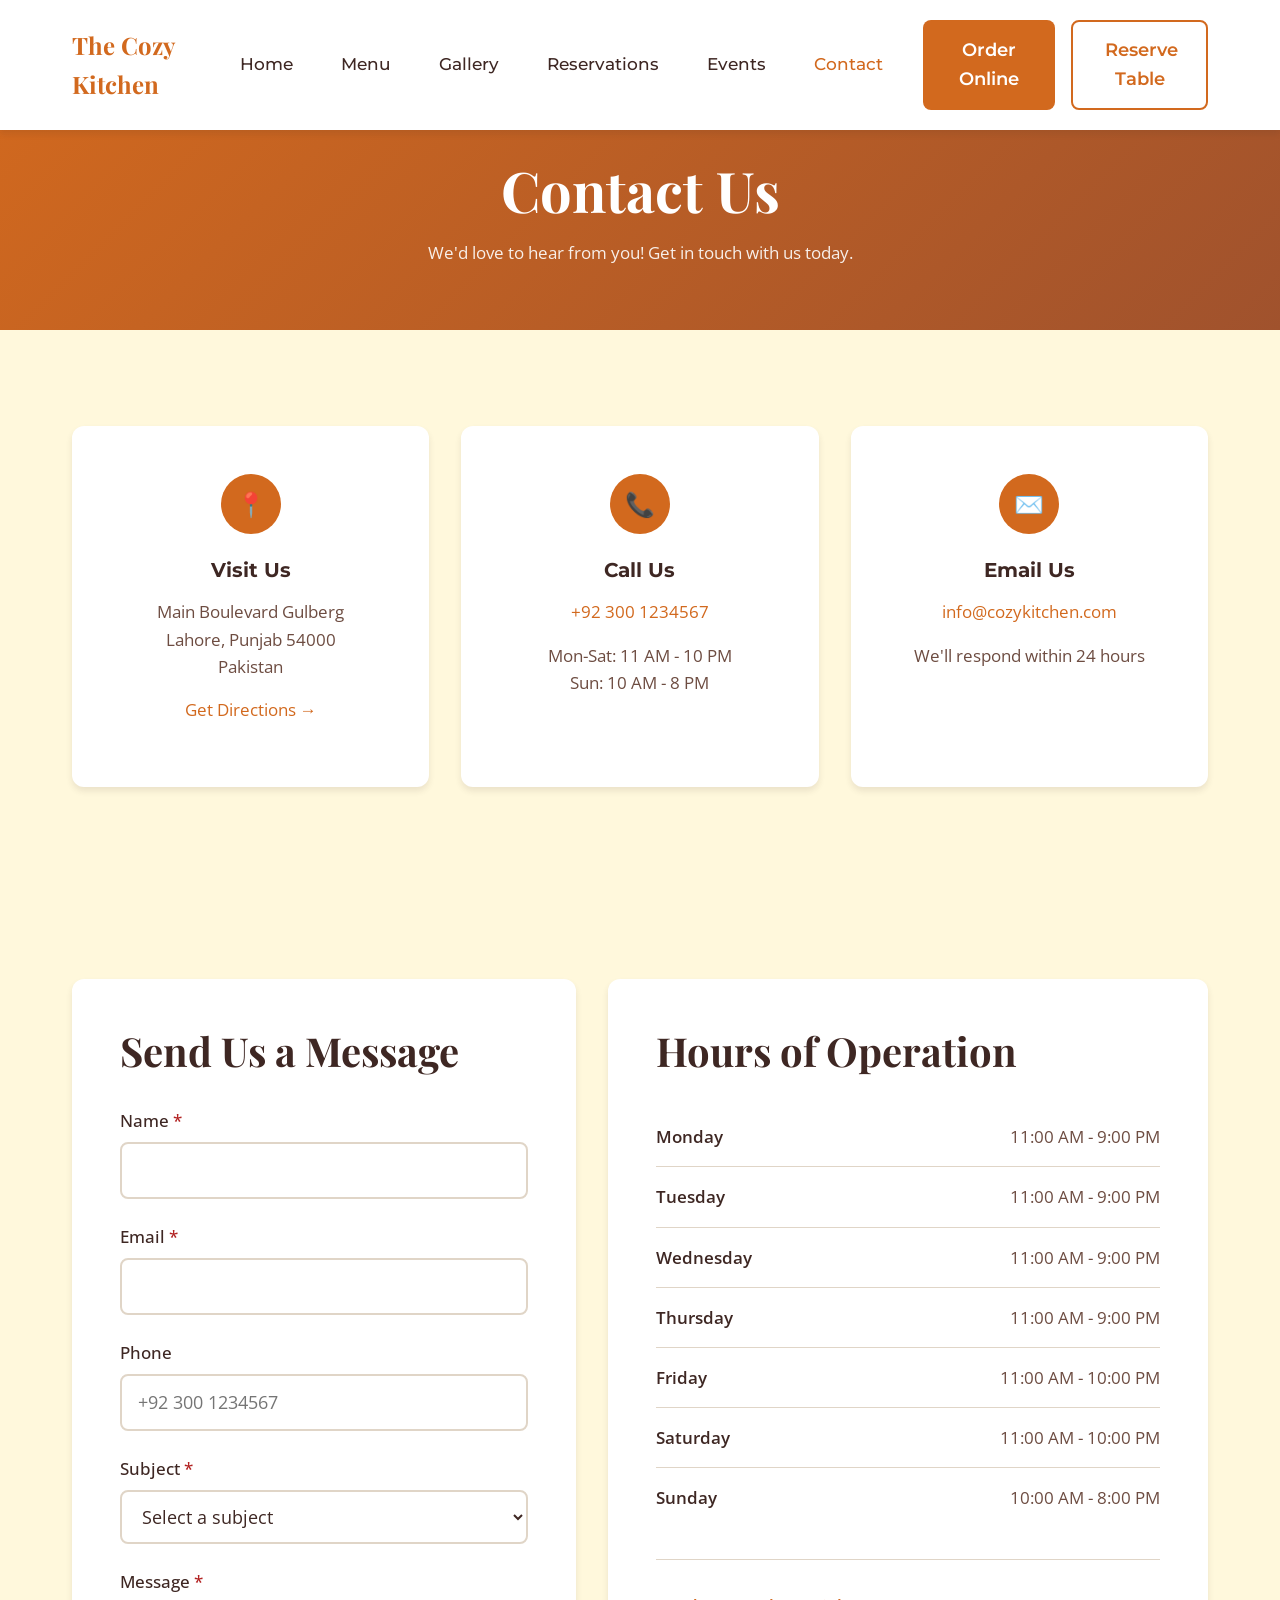
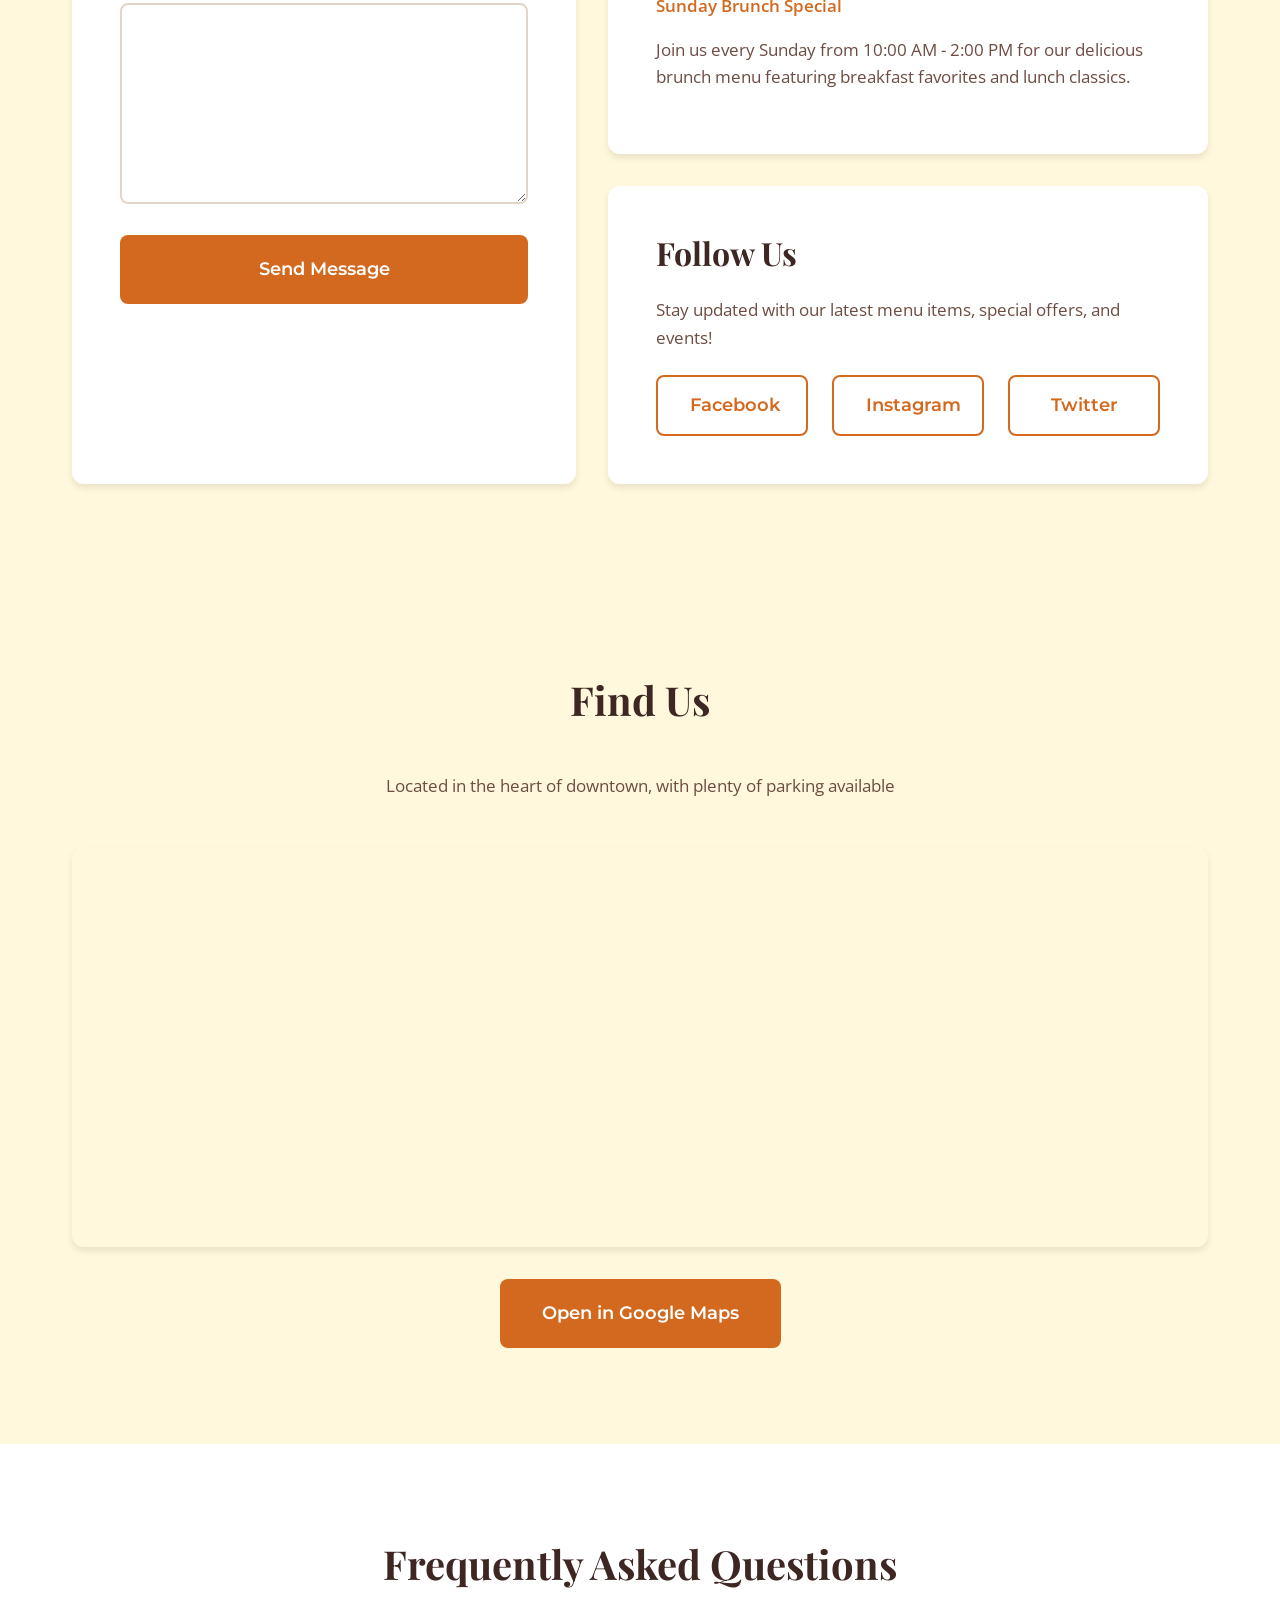
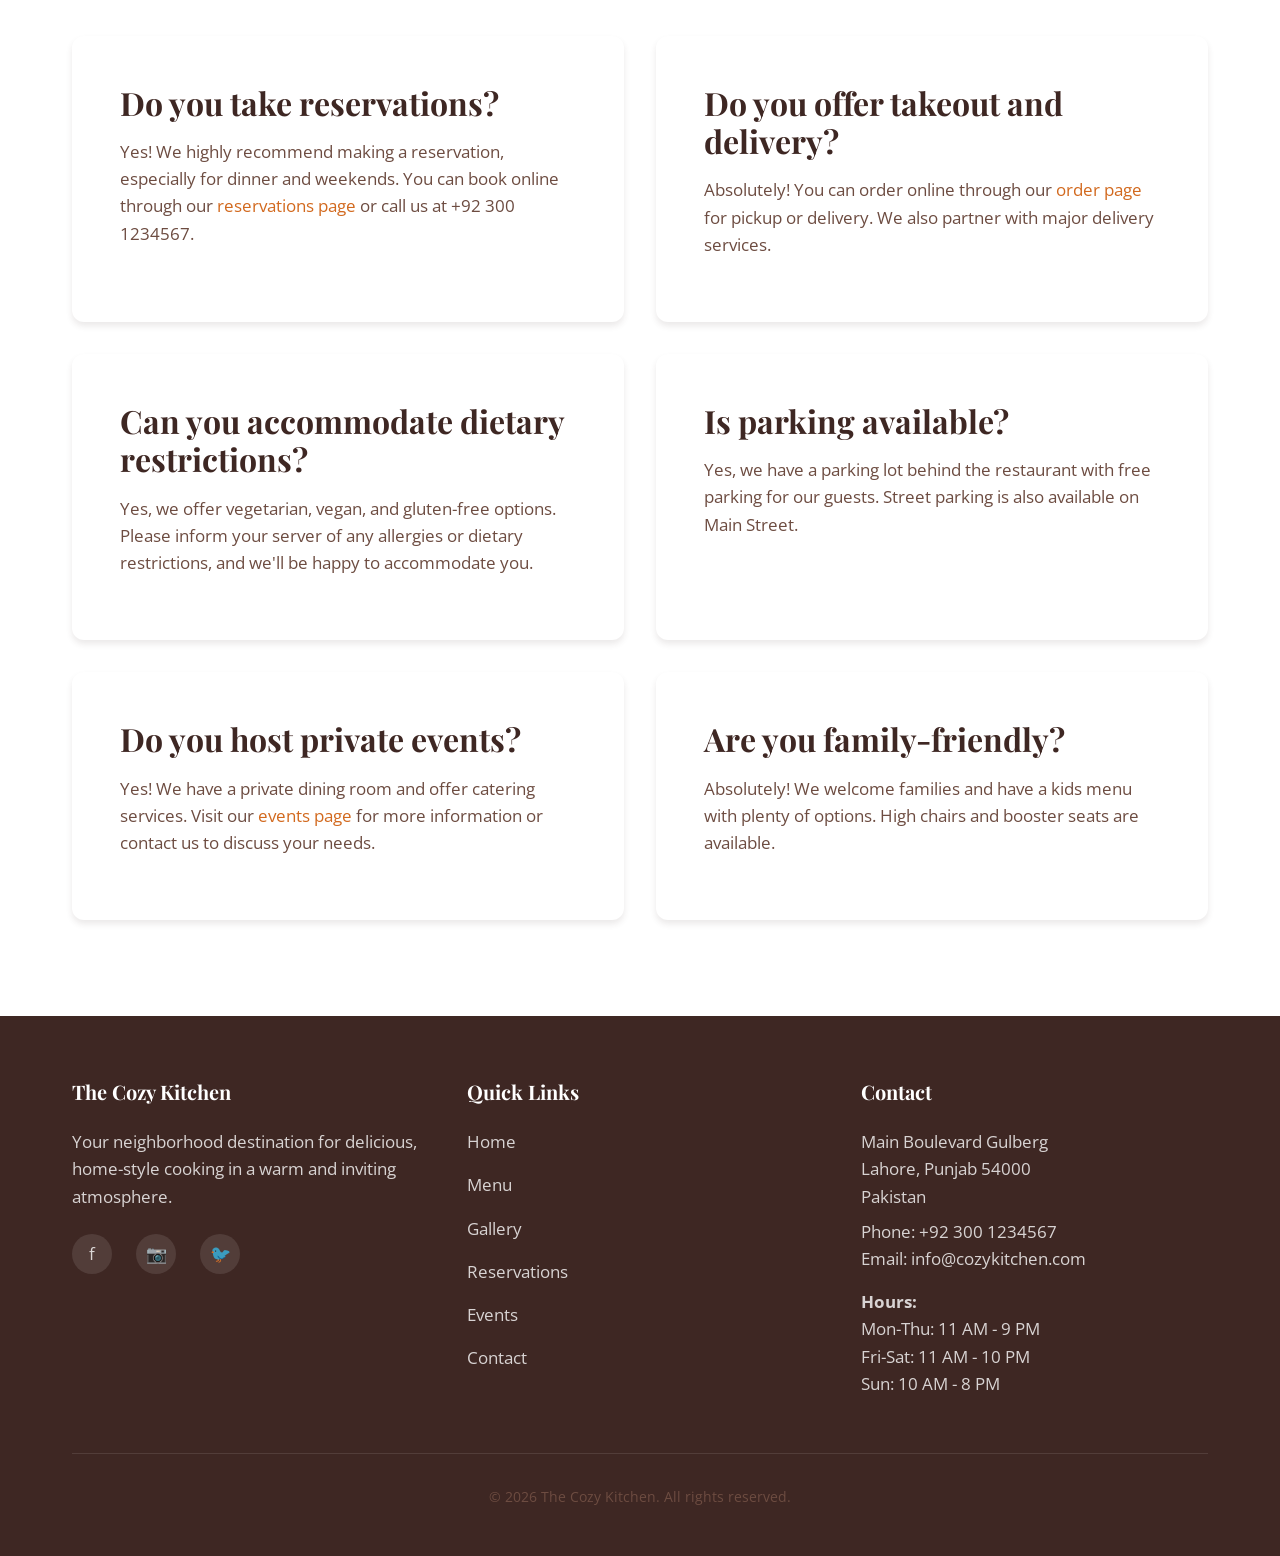
<file: contact.html>
<!DOCTYPE html>
<html lang="en">
<head>
  <meta charset="UTF-8">
  <meta name="viewport" content="width=device-width, initial-scale=1.0">
  <meta name="description" content="Contact The Cozy Kitchen. Find our location, hours, and get in touch with us.">
  <title>Contact - The Cozy Kitchen</title>

  <!-- Favicon -->
  <link rel="icon" type="image/x-icon" href="assets/favicon.ico">

  <!-- Stylesheets -->
  <link rel="stylesheet" href="css/reset.css">
  <link rel="stylesheet" href="css/variables.css">
  <link rel="stylesheet" href="css/main.css">
  <link rel="stylesheet" href="css/components.css">
  <link rel="stylesheet" href="css/responsive.css">
  <link rel="stylesheet" href="css/animations.css">

  <style>
    .contact-header {
      background: linear-gradient(135deg, var(--primary) 0%, var(--primary-dark) 100%);
      color: var(--surface);
      padding: 6rem 0 3rem;
      text-align: center;
      margin-top: 60px;
    }

    .contact-header h1 {
      color: var(--surface);
      margin-bottom: var(--spacing-sm);
    }

    .contact-header p {
      color: rgba(255, 255, 255, 0.9);
    }

    .contact-info-card {
      background-color: var(--surface);
      padding: var(--spacing-xl);
      border-radius: var(--radius-lg);
      box-shadow: var(--shadow-md);
      text-align: center;
    }

    .contact-icon {
      width: 60px;
      height: 60px;
      background-color: var(--primary);
      color: var(--surface);
      border-radius: var(--radius-full);
      display: flex;
      align-items: center;
      justify-content: center;
      font-size: 1.5rem;
      margin: 0 auto var(--spacing-md);
    }

    .contact-info-title {
      font-family: var(--font-accent);
      font-size: 1.25rem;
      margin-bottom: var(--spacing-sm);
    }

    .contact-info-details {
      color: var(--text-secondary);
    }

    .contact-info-details a {
      color: var(--primary);
      transition: color var(--transition-fast);
    }

    .contact-info-details a:hover {
      color: var(--primary-dark);
    }

    .contact-form-container {
      background-color: var(--surface);
      padding: var(--spacing-xl);
      border-radius: var(--radius-lg);
      box-shadow: var(--shadow-md);
    }

    .map-container {
      width: 100%;
      height: 400px;
      border-radius: var(--radius-lg);
      overflow: hidden;
      box-shadow: var(--shadow-md);
    }

    .map-container iframe {
      width: 100%;
      height: 100%;
      border: none;
    }

    .hours-table {
      width: 100%;
      margin-top: var(--spacing-md);
    }

    .hours-table tr {
      border-bottom: 1px solid var(--border);
    }

    .hours-table tr:last-child {
      border-bottom: none;
    }

    .hours-table td {
      padding: var(--spacing-sm) 0;
    }

    .hours-table td:first-child {
      font-weight: var(--font-weight-semibold);
      color: var(--text-primary);
    }

    .hours-table td:last-child {
      text-align: right;
      color: var(--text-secondary);
    }
  </style>
</head>
<body>
  <!-- Skip to main content -->
  <a href="#main-content" class="skip-link">Skip to main content</a>

  <!-- Navigation -->
  <nav class="navbar" role="navigation" aria-label="Main navigation">
    <div class="container">
      <a href="index.html" class="navbar-logo">The Cozy Kitchen</a>

      <button class="navbar-toggle" aria-label="Toggle navigation menu" aria-expanded="false">
        <span></span>
        <span></span>
        <span></span>
      </button>

      <div class="navbar-menu">
        <a href="index.html" class="navbar-link">Home</a>
        <a href="menu.html" class="navbar-link">Menu</a>
        <a href="gallery.html" class="navbar-link">Gallery</a>
        <a href="reservations.html" class="navbar-link">Reservations</a>
        <a href="events.html" class="navbar-link">Events</a>
        <a href="contact.html" class="navbar-link">Contact</a>

        <div class="navbar-cta">
          <a href="order.html" class="btn btn-primary">Order Online</a>
          <a href="reservations.html" class="btn btn-secondary">Reserve Table</a>
        </div>
      </div>
    </div>
  </nav>

  <!-- Main Content -->
  <main id="main-content">
    <!-- Contact Header -->
    <section class="contact-header">
      <div class="container">
        <h1>Contact Us</h1>
        <p>We'd love to hear from you! Get in touch with us today.</p>
      </div>
    </section>

    <!-- Contact Info Cards -->
    <section class="section">
      <div class="container">
        <div class="grid grid-3">
          <div class="contact-info-card reveal">
            <div class="contact-icon">📍</div>
            <h3 class="contact-info-title">Visit Us</h3>
            <div class="contact-info-details">
              <p>Main Boulevard Gulberg<br>Lahore, Punjab 54000<br>Pakistan</p>
              <p style="margin-top: var(--spacing-sm);"><a href="https://maps.google.com" target="_blank" rel="noopener noreferrer">Get Directions →</a></p>
            </div>
          </div>

          <div class="contact-info-card reveal">
            <div class="contact-icon">📞</div>
            <h3 class="contact-info-title">Call Us</h3>
            <div class="contact-info-details">
              <p><a href="tel:+923001234567">+92 300 1234567</a></p>
              <p style="margin-top: var(--spacing-sm);">Mon-Sat: 11 AM - 10 PM<br>Sun: 10 AM - 8 PM</p>
            </div>
          </div>

          <div class="contact-info-card reveal">
            <div class="contact-icon">✉️</div>
            <h3 class="contact-info-title">Email Us</h3>
            <div class="contact-info-details">
              <p><a href="mailto:info@cozykitchen.com">info@cozykitchen.com</a></p>
              <p style="margin-top: var(--spacing-sm);">We'll respond within 24 hours</p>
            </div>
          </div>
        </div>
      </div>
    </section>

    <!-- Contact Form and Hours -->
    <section class="section" style="background-color: var(--background);">
      <div class="container">
        <div class="grid grid-2">
          <!-- Contact Form -->
          <div class="contact-form-container reveal">
            <h2 style="margin-bottom: var(--spacing-lg);">Send Us a Message</h2>

            <form id="contact-form" data-validate data-success-message="Thank you for contacting us! We'll get back to you within 24 hours.">
              <div class="form-group">
                <label for="name" class="form-label required">Name</label>
                <input type="text" id="name" name="name" class="form-input" required aria-required="true">
              </div>

              <div class="form-group">
                <label for="email" class="form-label required">Email</label>
                <input type="email" id="email" name="email" class="form-input" required aria-required="true">
              </div>

              <div class="form-group">
                <label for="phone" class="form-label">Phone</label>
                <input type="tel" id="phone" name="phone" class="form-input" placeholder="+92 300 1234567">
              </div>

              <div class="form-group">
                <label for="subject" class="form-label required">Subject</label>
                <select id="subject" name="subject" class="form-select" required aria-required="true">
                  <option value="">Select a subject</option>
                  <option value="general">General Inquiry</option>
                  <option value="reservation">Reservation Question</option>
                  <option value="event">Event Inquiry</option>
                  <option value="catering">Catering Request</option>
                  <option value="feedback">Feedback</option>
                  <option value="complaint">Complaint</option>
                  <option value="other">Other</option>
                </select>
              </div>

              <div class="form-group">
                <label for="message" class="form-label required">Message</label>
                <textarea id="message" name="message" class="form-textarea" rows="6" required aria-required="true"></textarea>
              </div>

              <button type="submit" class="btn btn-primary btn-large" style="width: 100%;">
                Send Message
              </button>
            </form>
          </div>

          <!-- Hours of Operation -->
          <div class="reveal">
            <div class="card">
              <h2 style="margin-bottom: var(--spacing-lg);">Hours of Operation</h2>

              <table class="hours-table">
                <tbody>
                  <tr>
                    <td>Monday</td>
                    <td>11:00 AM - 9:00 PM</td>
                  </tr>
                  <tr>
                    <td>Tuesday</td>
                    <td>11:00 AM - 9:00 PM</td>
                  </tr>
                  <tr>
                    <td>Wednesday</td>
                    <td>11:00 AM - 9:00 PM</td>
                  </tr>
                  <tr>
                    <td>Thursday</td>
                    <td>11:00 AM - 9:00 PM</td>
                  </tr>
                  <tr>
                    <td>Friday</td>
                    <td>11:00 AM - 10:00 PM</td>
                  </tr>
                  <tr>
                    <td>Saturday</td>
                    <td>11:00 AM - 10:00 PM</td>
                  </tr>
                  <tr>
                    <td>Sunday</td>
                    <td>10:00 AM - 8:00 PM</td>
                  </tr>
                </tbody>
              </table>

              <div style="margin-top: var(--spacing-lg); padding-top: var(--spacing-lg); border-top: 1px solid var(--border);">
                <p style="color: var(--primary); font-weight: var(--font-weight-semibold); margin-bottom: var(--spacing-sm);">Sunday Brunch Special</p>
                <p style="color: var(--text-secondary);">Join us every Sunday from 10:00 AM - 2:00 PM for our delicious brunch menu featuring breakfast favorites and lunch classics.</p>
              </div>
            </div>

            <div class="card mt-lg">
              <h3 style="margin-bottom: var(--spacing-md);">Follow Us</h3>
              <p style="color: var(--text-secondary); margin-bottom: var(--spacing-md);">Stay updated with our latest menu items, special offers, and events!</p>

              <div style="display: flex; gap: var(--spacing-md);">
                <a href="#" class="btn btn-secondary" style="flex: 1; text-align: center;">Facebook</a>
                <a href="#" class="btn btn-secondary" style="flex: 1; text-align: center;">Instagram</a>
                <a href="#" class="btn btn-secondary" style="flex: 1; text-align: center;">Twitter</a>
              </div>
            </div>
          </div>
        </div>
      </div>
    </section>

    <!-- Map Section -->
    <section class="section">
      <div class="container">
        <h2 class="section-title">Find Us</h2>
        <p class="section-subtitle">Located in the heart of downtown, with plenty of parking available</p>

        <div class="map-container reveal">
          <!-- Google Maps Embed - Lahore, Pakistan -->
          <iframe
            src="https://www.google.com/maps/embed?pb=!1m18!1m12!1m3!1d3401.5377!2d74.3436!3d31.5204!2m3!1f0!2f0!3f0!3m2!1i1024!2i768!4f13.1!3m3!1m2!1s0x391904e0c8c0c0c1%3A0x0!2sGulberg%2C%20Lahore!5e0!3m2!1sen!2spk!4v1234567890123!5m2!1sen!2spk"
            allowfullscreen=""
            loading="lazy"
            referrerpolicy="no-referrer-when-downgrade"
            title="The Cozy Kitchen Location">
          </iframe>
        </div>

        <div class="text-center mt-lg">
          <a href="https://maps.google.com" target="_blank" rel="noopener noreferrer" class="btn btn-primary btn-large">
            Open in Google Maps
          </a>
        </div>
      </div>
    </section>

    <!-- FAQ Section -->
    <section class="section" style="background-color: var(--surface);">
      <div class="container">
        <h2 class="section-title">Frequently Asked Questions</h2>

        <div class="grid grid-2">
          <div class="card reveal">
            <h3 style="margin-bottom: var(--spacing-sm);">Do you take reservations?</h3>
            <p style="color: var(--text-secondary);">Yes! We highly recommend making a reservation, especially for dinner and weekends. You can book online through our <a href="reservations.html" style="color: var(--primary);">reservations page</a> or call us at +92 300 1234567.</p>
          </div>

          <div class="card reveal">
            <h3 style="margin-bottom: var(--spacing-sm);">Do you offer takeout and delivery?</h3>
            <p style="color: var(--text-secondary);">Absolutely! You can order online through our <a href="order.html" style="color: var(--primary);">order page</a> for pickup or delivery. We also partner with major delivery services.</p>
          </div>

          <div class="card reveal">
            <h3 style="margin-bottom: var(--spacing-sm);">Can you accommodate dietary restrictions?</h3>
            <p style="color: var(--text-secondary);">Yes, we offer vegetarian, vegan, and gluten-free options. Please inform your server of any allergies or dietary restrictions, and we'll be happy to accommodate you.</p>
          </div>

          <div class="card reveal">
            <h3 style="margin-bottom: var(--spacing-sm);">Is parking available?</h3>
            <p style="color: var(--text-secondary);">Yes, we have a parking lot behind the restaurant with free parking for our guests. Street parking is also available on Main Street.</p>
          </div>

          <div class="card reveal">
            <h3 style="margin-bottom: var(--spacing-sm);">Do you host private events?</h3>
            <p style="color: var(--text-secondary);">Yes! We have a private dining room and offer catering services. Visit our <a href="events.html" style="color: var(--primary);">events page</a> for more information or contact us to discuss your needs.</p>
          </div>

          <div class="card reveal">
            <h3 style="margin-bottom: var(--spacing-sm);">Are you family-friendly?</h3>
            <p style="color: var(--text-secondary);">Absolutely! We welcome families and have a kids menu with plenty of options. High chairs and booster seats are available.</p>
          </div>
        </div>
      </div>
    </section>
  </main>

  <!-- Footer -->
  <footer class="footer">
    <div class="container">
      <div class="footer-content">
        <div class="footer-section">
          <h3>The Cozy Kitchen</h3>
          <p>Your neighborhood destination for delicious, home-style cooking in a warm and inviting atmosphere.</p>
          <div class="footer-social">
            <a href="#" aria-label="Facebook">f</a>
            <a href="#" aria-label="Instagram">📷</a>
            <a href="#" aria-label="Twitter">🐦</a>
          </div>
        </div>

        <div class="footer-section">
          <h3>Quick Links</h3>
          <div class="footer-links">
            <a href="index.html">Home</a>
            <a href="menu.html">Menu</a>
            <a href="gallery.html">Gallery</a>
            <a href="reservations.html">Reservations</a>
            <a href="events.html">Events</a>
            <a href="contact.html">Contact</a>
          </div>
        </div>

        <div class="footer-section">
          <h3>Contact</h3>
          <p>Main Boulevard Gulberg<br>Lahore, Punjab 54000<br>Pakistan</p>
          <p>Phone: +92 300 1234567<br>Email: info@cozykitchen.com</p>
          <p style="margin-top: var(--spacing-sm);"><strong>Hours:</strong><br>Mon-Thu: 11 AM - 9 PM<br>Fri-Sat: 11 AM - 10 PM<br>Sun: 10 AM - 8 PM</p>
        </div>
      </div>

      <div class="footer-bottom">
        <p>&copy; 2026 The Cozy Kitchen. All rights reserved.</p>
      </div>
    </div>
  </footer>

  <!-- Scroll to Top Button -->
  <button class="scroll-top" aria-label="Scroll to top">↑</button>

  <!-- Scripts -->
  <script src="js/utils.js"></script>
  <script src="js/navigation.js"></script>
  <script src="js/forms.js"></script>
  <script src="js/main.js"></script>
</body>
</html>
</file>
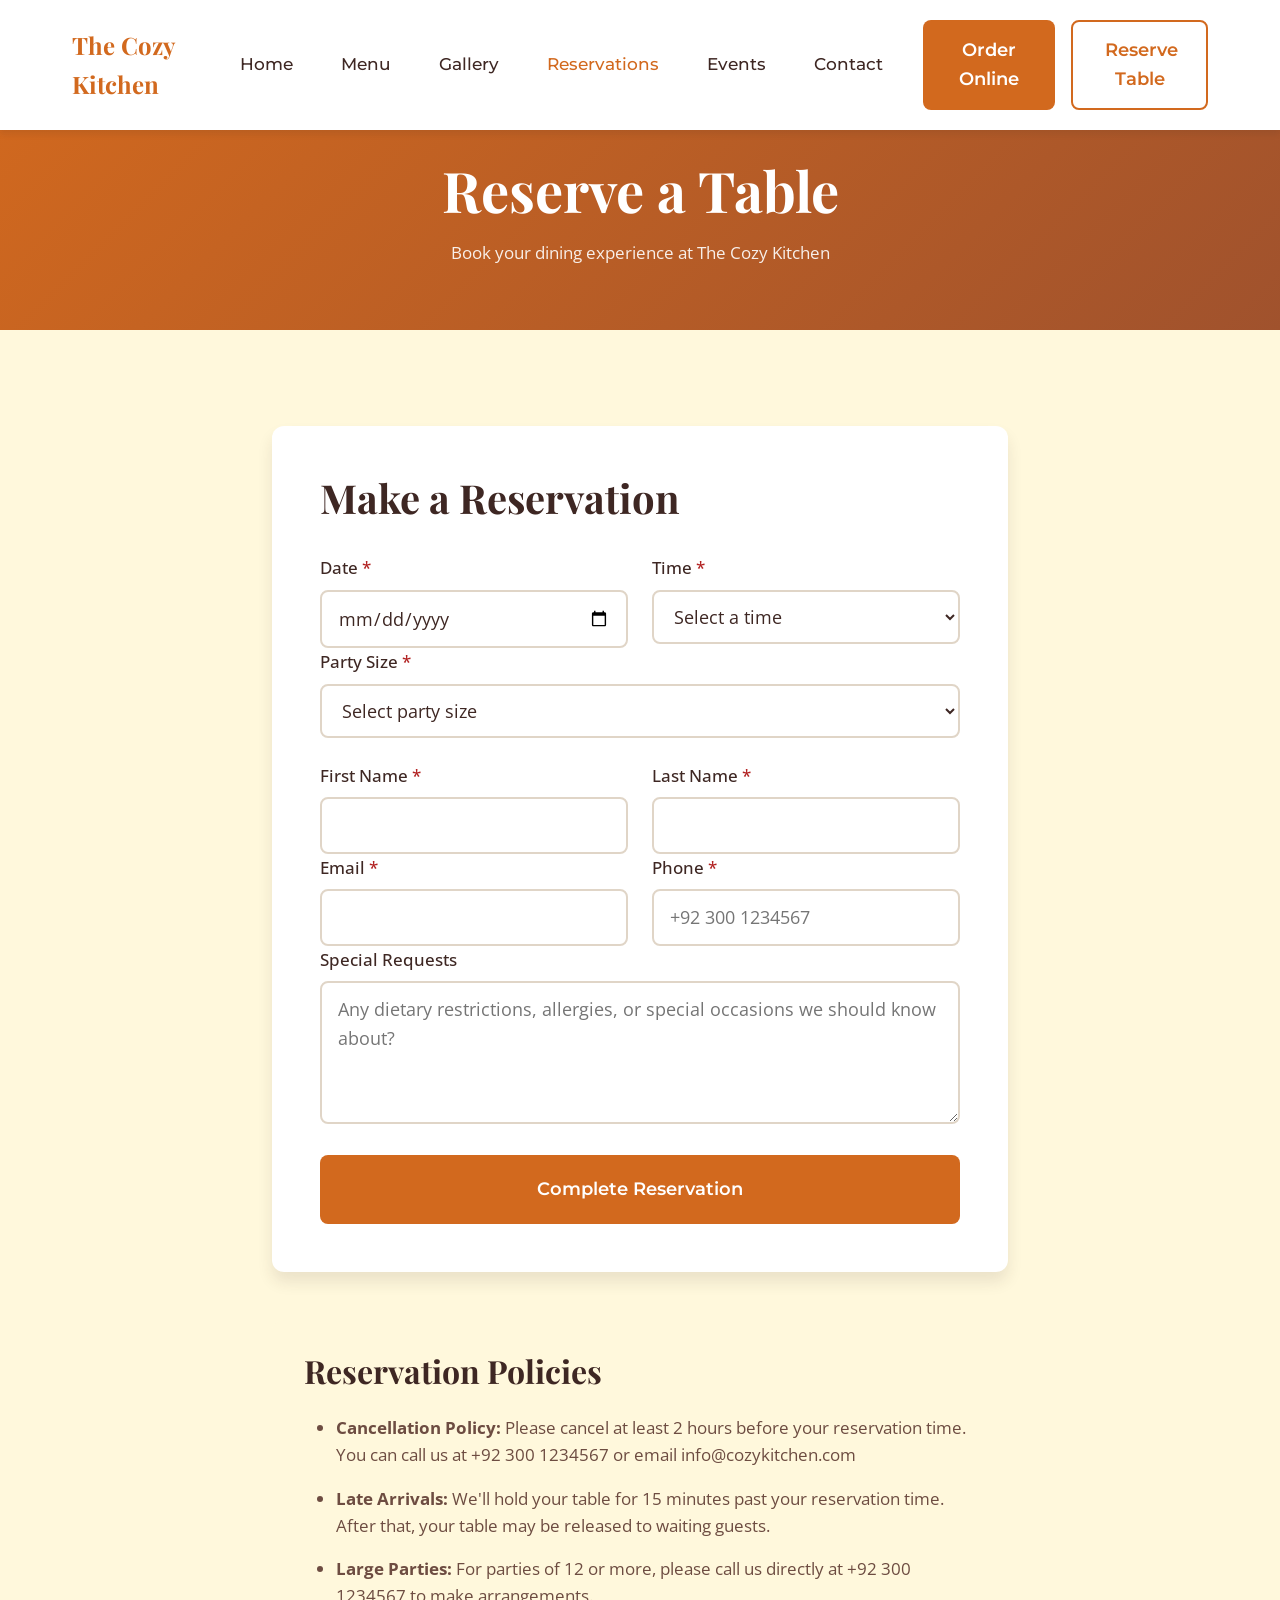
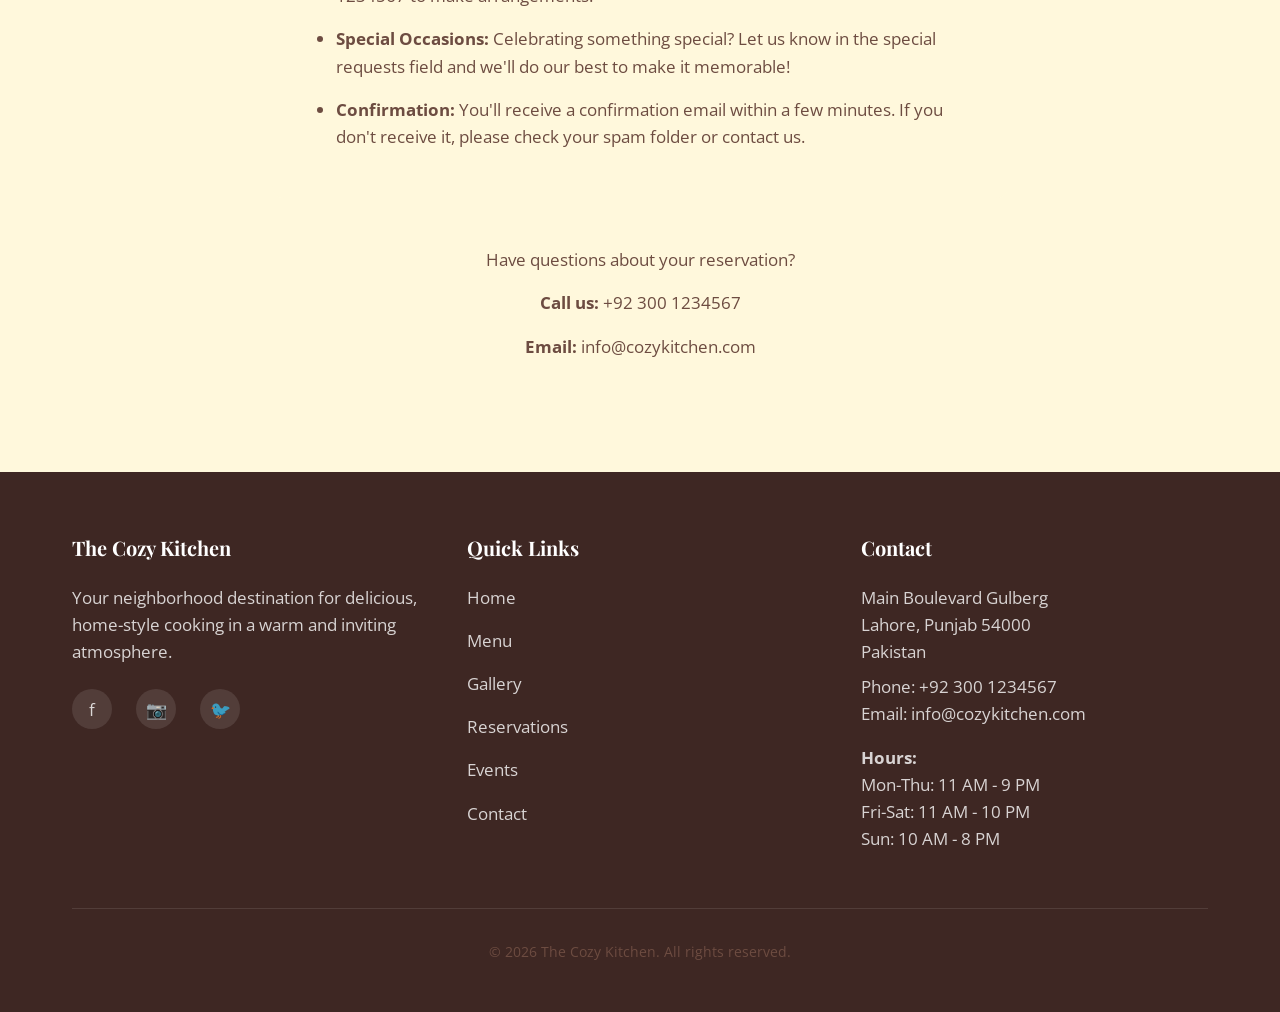
<file: reservations.html>
<!DOCTYPE html>
<html lang="en">
<head>
  <meta charset="UTF-8">
  <meta name="viewport" content="width=device-width, initial-scale=1.0">
  <meta name="description" content="Reserve a table at The Cozy Kitchen. Book your dining experience online.">
  <title>Reservations - The Cozy Kitchen</title>

  <!-- Favicon -->
  <link rel="icon" type="image/x-icon" href="assets/favicon.ico">

  <!-- Stylesheets -->
  <link rel="stylesheet" href="css/reset.css">
  <link rel="stylesheet" href="css/variables.css">
  <link rel="stylesheet" href="css/main.css">
  <link rel="stylesheet" href="css/components.css">
  <link rel="stylesheet" href="css/responsive.css">
  <link rel="stylesheet" href="css/animations.css">

  <style>
    .reservation-header {
      background: linear-gradient(135deg, var(--primary) 0%, var(--primary-dark) 100%);
      color: var(--surface);
      padding: 6rem 0 3rem;
      text-align: center;
      margin-top: 60px;
    }

    .reservation-header h1 {
      color: var(--surface);
      margin-bottom: var(--spacing-sm);
    }

    .reservation-header p {
      color: rgba(255, 255, 255, 0.9);
    }

    .reservation-container {
      max-width: 800px;
      margin: 0 auto;
    }

    .reservation-form {
      background-color: var(--surface);
      padding: var(--spacing-xl);
      border-radius: var(--radius-lg);
      box-shadow: var(--shadow-lg);
    }

    .reservation-policies {
      background-color: var(--background);
      padding: var(--spacing-lg);
      border-radius: var(--radius-lg);
      margin-top: var(--spacing-xl);
    }

    .reservation-policies h3 {
      margin-bottom: var(--spacing-md);
    }

    .reservation-policies ul {
      list-style: disc;
      padding-left: var(--spacing-lg);
    }

    .reservation-policies li {
      margin-bottom: var(--spacing-sm);
      color: var(--text-secondary);
    }

    .confirmation-message {
      background-color: var(--surface);
      padding: var(--spacing-2xl);
      border-radius: var(--radius-lg);
      box-shadow: var(--shadow-lg);
      text-align: center;
    }

    .confirmation-icon {
      width: 80px;
      height: 80px;
      background-color: var(--success);
      color: var(--surface);
      border-radius: var(--radius-full);
      display: flex;
      align-items: center;
      justify-content: center;
      font-size: 3rem;
      margin: 0 auto var(--spacing-lg);
    }

    .confirmation-details {
      background-color: var(--background);
      padding: var(--spacing-lg);
      border-radius: var(--radius-md);
      margin: var(--spacing-lg) 0;
      text-align: left;
    }

    .confirmation-details p {
      margin-bottom: var(--spacing-sm);
    }

    .confirmation-details strong {
      color: var(--text-primary);
    }
  </style>
</head>
<body>
  <!-- Skip to main content -->
  <a href="#main-content" class="skip-link">Skip to main content</a>

  <!-- Navigation -->
  <nav class="navbar" role="navigation" aria-label="Main navigation">
    <div class="container">
      <a href="index.html" class="navbar-logo">The Cozy Kitchen</a>

      <button class="navbar-toggle" aria-label="Toggle navigation menu" aria-expanded="false">
        <span></span>
        <span></span>
        <span></span>
      </button>

      <div class="navbar-menu">
        <a href="index.html" class="navbar-link">Home</a>
        <a href="menu.html" class="navbar-link">Menu</a>
        <a href="gallery.html" class="navbar-link">Gallery</a>
        <a href="reservations.html" class="navbar-link">Reservations</a>
        <a href="events.html" class="navbar-link">Events</a>
        <a href="contact.html" class="navbar-link">Contact</a>

        <div class="navbar-cta">
          <a href="order.html" class="btn btn-primary">Order Online</a>
          <a href="reservations.html" class="btn btn-secondary">Reserve Table</a>
        </div>
      </div>
    </div>
  </nav>

  <!-- Main Content -->
  <main id="main-content">
    <!-- Reservation Header -->
    <section class="reservation-header">
      <div class="container">
        <h1>Reserve a Table</h1>
        <p>Book your dining experience at The Cozy Kitchen</p>
      </div>
    </section>

    <section class="section">
      <div class="container reservation-container">
        <!-- Reservation Form -->
        <div class="reservation-form" id="reservation-form-container">
          <h2 style="margin-bottom: var(--spacing-lg);">Make a Reservation</h2>

          <form id="reservation-form" data-validate data-success-message="Reservation submitted successfully! We'll send you a confirmation email shortly.">
            <div class="form-row">
              <div class="form-group">
                <label for="reservation-date" class="form-label required">Date</label>
                <input
                  type="date"
                  id="reservation-date"
                  name="date"
                  class="form-input no-past-dates"
                  required
                  aria-required="true">
              </div>

              <div class="form-group">
                <label for="reservation-time" class="form-label required">Time</label>
                <select
                  id="reservation-time"
                  name="time"
                  class="form-select"
                  required
                  aria-required="true">
                  <option value="">Select a time</option>
                  <!-- Time slots will be populated by JavaScript -->
                </select>
              </div>
            </div>

            <div class="form-group">
              <label for="party-size" class="form-label required">Party Size</label>
              <select
                id="party-size"
                name="partySize"
                class="form-select"
                required
                aria-required="true">
                <option value="">Select party size</option>
                <option value="1">1 Guest</option>
                <option value="2">2 Guests</option>
                <option value="3">3 Guests</option>
                <option value="4">4 Guests</option>
                <option value="5">5 Guests</option>
                <option value="6">6 Guests</option>
                <option value="7">7 Guests</option>
                <option value="8">8 Guests</option>
                <option value="9">9 Guests</option>
                <option value="10">10 Guests</option>
                <option value="11">11 Guests</option>
                <option value="12">12 Guests</option>
                <option value="12+">12+ Guests (Please call)</option>
              </select>
            </div>

            <div class="form-row">
              <div class="form-group">
                <label for="first-name" class="form-label required">First Name</label>
                <input
                  type="text"
                  id="first-name"
                  name="firstName"
                  class="form-input"
                  required
                  aria-required="true">
              </div>

              <div class="form-group">
                <label for="last-name" class="form-label required">Last Name</label>
                <input
                  type="text"
                  id="last-name"
                  name="lastName"
                  class="form-input"
                  required
                  aria-required="true">
              </div>
            </div>

            <div class="form-row">
              <div class="form-group">
                <label for="email" class="form-label required">Email</label>
                <input
                  type="email"
                  id="email"
                  name="email"
                  class="form-input"
                  required
                  aria-required="true">
              </div>

              <div class="form-group">
                <label for="phone" class="form-label required">Phone</label>
                <input
                  type="tel"
                  id="phone"
                  name="phone"
                  class="form-input"
                  placeholder="+92 300 1234567"
                  required
                  aria-required="true">
              </div>
            </div>

            <div class="form-group">
              <label for="special-requests" class="form-label">Special Requests</label>
              <textarea
                id="special-requests"
                name="specialRequests"
                class="form-textarea"
                placeholder="Any dietary restrictions, allergies, or special occasions we should know about?"
                rows="4"></textarea>
            </div>

            <button type="submit" class="btn btn-primary btn-large" style="width: 100%;">
              Complete Reservation
            </button>
          </form>
        </div>

        <!-- Reservation Policies -->
        <div class="reservation-policies">
          <h3>Reservation Policies</h3>
          <ul>
            <li><strong>Cancellation Policy:</strong> Please cancel at least 2 hours before your reservation time. You can call us at +92 300 1234567 or email info@cozykitchen.com</li>
            <li><strong>Late Arrivals:</strong> We'll hold your table for 15 minutes past your reservation time. After that, your table may be released to waiting guests.</li>
            <li><strong>Large Parties:</strong> For parties of 12 or more, please call us directly at +92 300 1234567 to make arrangements.</li>
            <li><strong>Special Occasions:</strong> Celebrating something special? Let us know in the special requests field and we'll do our best to make it memorable!</li>
            <li><strong>Confirmation:</strong> You'll receive a confirmation email within a few minutes. If you don't receive it, please check your spam folder or contact us.</li>
          </ul>
        </div>

        <!-- Contact for Questions -->
        <div class="text-center mt-xl">
          <p style="color: var(--text-secondary); margin-bottom: var(--spacing-sm);">Have questions about your reservation?</p>
          <p><strong>Call us:</strong> +92 300 1234567</p>
          <p><strong>Email:</strong> info@cozykitchen.com</p>
        </div>
      </div>
    </section>
  </main>

  <!-- Footer -->
  <footer class="footer">
    <div class="container">
      <div class="footer-content">
        <div class="footer-section">
          <h3>The Cozy Kitchen</h3>
          <p>Your neighborhood destination for delicious, home-style cooking in a warm and inviting atmosphere.</p>
          <div class="footer-social">
            <a href="#" aria-label="Facebook">f</a>
            <a href="#" aria-label="Instagram">📷</a>
            <a href="#" aria-label="Twitter">🐦</a>
          </div>
        </div>

        <div class="footer-section">
          <h3>Quick Links</h3>
          <div class="footer-links">
            <a href="index.html">Home</a>
            <a href="menu.html">Menu</a>
            <a href="gallery.html">Gallery</a>
            <a href="reservations.html">Reservations</a>
            <a href="events.html">Events</a>
            <a href="contact.html">Contact</a>
          </div>
        </div>

        <div class="footer-section">
          <h3>Contact</h3>
          <p>Main Boulevard Gulberg<br>Lahore, Punjab 54000<br>Pakistan</p>
          <p>Phone: +92 300 1234567<br>Email: info@cozykitchen.com</p>
          <p style="margin-top: var(--spacing-sm);"><strong>Hours:</strong><br>Mon-Thu: 11 AM - 9 PM<br>Fri-Sat: 11 AM - 10 PM<br>Sun: 10 AM - 8 PM</p>
        </div>
      </div>

      <div class="footer-bottom">
        <p>&copy; 2026 The Cozy Kitchen. All rights reserved.</p>
      </div>
    </div>
  </footer>

  <!-- Scroll to Top Button -->
  <button class="scroll-top" aria-label="Scroll to top">↑</button>

  <!-- Scripts -->
  <script src="js/utils.js"></script>
  <script src="js/navigation.js"></script>
  <script src="js/forms.js"></script>
  <script src="js/main.js"></script>

  <script>
    // Custom reservation form handling
    document.addEventListener('DOMContentLoaded', () => {
      const form = document.getElementById('reservation-form');
      const formContainer = document.getElementById('reservation-form-container');

      // Override the form submission to show custom confirmation
      form.addEventListener('submit', async (e) => {
        e.preventDefault();

        // Validate form
        const formValidator = new FormValidator('#reservation-form');
        const inputs = form.querySelectorAll('.form-input, .form-select, .form-textarea');
        let isValid = true;

        inputs.forEach(input => {
          if (!formValidator.validateField(input)) {
            isValid = false;
          }
        });

        if (!isValid) {
          const firstError = form.querySelector('.error');
          if (firstError) firstError.focus();
          return;
        }

        // Get form data
        const formData = new FormData(form);
        const data = Object.fromEntries(formData.entries());

        // Show loading
        const submitButton = form.querySelector('button[type="submit"]');
        const originalText = submitButton.textContent;
        submitButton.disabled = true;
        submitButton.innerHTML = '<span class="spinner"></span> Processing...';

        try {
          // Simulate API call
          await new Promise(resolve => setTimeout(resolve, 1500));

          // Show confirmation
          showReservationConfirmation(data);

        } catch (error) {
          showNotification('An error occurred. Please try again.', 'error');
          submitButton.disabled = false;
          submitButton.textContent = originalText;
        }
      });
    });

    function showReservationConfirmation(data) {
      const confirmationNumber = generateId().toUpperCase().substring(0, 8);
      const formattedDate = formatDate(data.date);
      const formattedTime = data.time;

      const confirmationHTML = `
        <div class="confirmation-message animate-scale-in">
          <div class="confirmation-icon">✓</div>
          <h2>Reservation Confirmed!</h2>
          <p style="color: var(--text-secondary); margin-bottom: var(--spacing-lg);">
            Thank you for choosing The Cozy Kitchen. We look forward to serving you!
          </p>

          <div class="confirmation-details">
            <p><strong>Confirmation Number:</strong> ${confirmationNumber}</p>
            <p><strong>Date:</strong> ${formattedDate}</p>
            <p><strong>Time:</strong> ${formattedTime}</p>
            <p><strong>Party Size:</strong> ${data.partySize} ${data.partySize === '1' ? 'Guest' : 'Guests'}</p>
            <p><strong>Name:</strong> ${sanitizeHTML(data.firstName)} ${sanitizeHTML(data.lastName)}</p>
            <p><strong>Email:</strong> ${sanitizeHTML(data.email)}</p>
            <p><strong>Phone:</strong> ${sanitizeHTML(data.phone)}</p>
            ${data.specialRequests ? `<p><strong>Special Requests:</strong> ${sanitizeHTML(data.specialRequests)}</p>` : ''}
          </div>

          <div class="alert alert-success">
            <p>A confirmation email has been sent to ${sanitizeHTML(data.email)}</p>
          </div>

          <div style="display: flex; gap: var(--spacing-md); justify-content: center; flex-wrap: wrap; margin-top: var(--spacing-lg);">
            <a href="menu.html" class="btn btn-secondary">View Menu</a>
            <a href="index.html" class="btn btn-primary">Back to Home</a>
          </div>
        </div>
      `;

      const formContainer = document.getElementById('reservation-form-container');
      formContainer.innerHTML = confirmationHTML;
      window.scrollTo({ top: 0, behavior: 'smooth' });
    }
  </script>
</body>
</html>
</file>
<file: css/variables.css>
/* Design System Variables */
:root {
  /* Colors - Warm Earth Tones */
  --primary: #D2691E;
  --primary-dark: #A0522D;
  --secondary: #F4A460;
  --accent: #CD853F;
  --background: #FFF8DC;
  --surface: #FFFFFF;
  --text-primary: #3E2723;
  --text-secondary: #6D4C41;
  --success: #8B4513;
  --error: #B22222;
  --border: #E0D5C7;
  --overlay: rgba(62, 39, 35, 0.8);

  /* Typography */
  --font-heading: 'Playfair Display', serif;
  --font-body: 'Open Sans', sans-serif;
  --font-accent: 'Montserrat', sans-serif;

  /* Font Sizes - Fluid Typography */
  --font-size-h1: clamp(2rem, 5vw, 3.5rem);
  --font-size-h2: clamp(1.75rem, 4vw, 2.5rem);
  --font-size-h3: clamp(1.5rem, 3vw, 2rem);
  --font-size-h4: clamp(1.25rem, 2.5vw, 1.5rem);
  --font-size-body: clamp(1rem, 2vw, 1.125rem);
  --font-size-small: 0.875rem;
  --font-size-tiny: 0.75rem;

  /* Font Weights */
  --font-weight-normal: 400;
  --font-weight-medium: 500;
  --font-weight-semibold: 600;
  --font-weight-bold: 700;

  /* Spacing System */
  --spacing-xs: 0.5rem;
  --spacing-sm: 1rem;
  --spacing-md: 1.5rem;
  --spacing-lg: 2rem;
  --spacing-xl: 3rem;
  --spacing-2xl: 4rem;
  --spacing-3xl: 6rem;

  /* Layout */
  --max-width: 1200px;
  --container-padding: 1rem;
  --section-padding: 3rem 1rem;

  /* Border Radius */
  --radius-sm: 4px;
  --radius-md: 8px;
  --radius-lg: 12px;
  --radius-xl: 16px;
  --radius-full: 9999px;

  /* Shadows */
  --shadow-sm: 0 1px 2px rgba(62, 39, 35, 0.1);
  --shadow-md: 0 4px 6px rgba(62, 39, 35, 0.1);
  --shadow-lg: 0 10px 15px rgba(62, 39, 35, 0.1);
  --shadow-xl: 0 20px 25px rgba(62, 39, 35, 0.15);

  /* Transitions */
  --transition-fast: 150ms ease-in-out;
  --transition-base: 250ms ease-in-out;
  --transition-slow: 350ms ease-in-out;

  /* Z-index Scale */
  --z-dropdown: 1000;
  --z-sticky: 1020;
  --z-fixed: 1030;
  --z-modal-backdrop: 1040;
  --z-modal: 1050;
  --z-tooltip: 1060;
}

/* Tablet and up */
@media (min-width: 768px) {
  :root {
    --container-padding: 2rem;
    --section-padding: 4rem 2rem;
  }
}

/* Desktop and up */
@media (min-width: 1024px) {
  :root {
    --section-padding: 6rem 2rem;
  }
}
</file>
<file: css/main.css>
/* Main Styles */
@import url('https://fonts.googleapis.com/css2?family=Playfair+Display:wght@400;600;700&family=Open+Sans:wght@400;500;600;700&family=Montserrat:wght@400;500;600;700&display=swap');

body {
  font-family: var(--font-body);
  font-size: var(--font-size-body);
  color: var(--text-primary);
  background-color: var(--background);
  line-height: 1.6;
}

/* Typography */
h1, h2, h3, h4, h5, h6 {
  font-family: var(--font-heading);
  font-weight: var(--font-weight-bold);
  line-height: 1.2;
  margin-bottom: var(--spacing-md);
  color: var(--text-primary);
}

h1 { font-size: var(--font-size-h1); }
h2 { font-size: var(--font-size-h2); }
h3 { font-size: var(--font-size-h3); }
h4 { font-size: var(--font-size-h4); }

p {
  margin-bottom: var(--spacing-sm);
  color: var(--text-secondary);
}

/* Container */
.container {
  max-width: var(--max-width);
  margin: 0 auto;
  padding: 0 var(--container-padding);
}

/* Section */
.section {
  padding: var(--section-padding);
}

.section-title {
  text-align: center;
  margin-bottom: var(--spacing-xl);
}

.section-subtitle {
  text-align: center;
  color: var(--text-secondary);
  max-width: 600px;
  margin: 0 auto var(--spacing-xl);
}

/* Buttons */
.btn {
  display: inline-block;
  padding: 0.875rem 2rem;
  font-family: var(--font-accent);
  font-weight: var(--font-weight-semibold);
  font-size: var(--font-size-body);
  text-align: center;
  border-radius: var(--radius-md);
  transition: all var(--transition-base);
  cursor: pointer;
  border: 2px solid transparent;
  min-height: 44px;
  min-width: 44px;
}

.btn-primary {
  background-color: var(--primary);
  color: var(--surface);
}

.btn-primary:hover {
  background-color: var(--primary-dark);
  transform: translateY(-2px);
  box-shadow: var(--shadow-lg);
}

.btn-secondary {
  background-color: transparent;
  color: var(--primary);
  border-color: var(--primary);
}

.btn-secondary:hover {
  background-color: var(--primary);
  color: var(--surface);
}

.btn-large {
  padding: 1.125rem 2.5rem;
  font-size: 1.125rem;
}

/* Cards */
.card {
  background-color: var(--surface);
  border-radius: var(--radius-lg);
  padding: var(--spacing-lg);
  box-shadow: var(--shadow-md);
  transition: transform var(--transition-base), box-shadow var(--transition-base);
}

.card:hover {
  transform: translateY(-4px);
  box-shadow: var(--shadow-xl);
}

/* Forms */
.form-group {
  margin-bottom: var(--spacing-md);
}

.form-label {
  display: block;
  margin-bottom: var(--spacing-xs);
  font-weight: var(--font-weight-medium);
  color: var(--text-primary);
}

.form-label.required::after {
  content: ' *';
  color: var(--error);
}

.form-input,
.form-select,
.form-textarea {
  width: 100%;
  padding: 0.75rem 1rem;
  font-size: var(--font-size-body);
  color: var(--text-primary);
  background-color: var(--surface);
  border: 2px solid var(--border);
  border-radius: var(--radius-md);
  transition: border-color var(--transition-fast);
  min-height: 44px;
}

.form-input:focus,
.form-select:focus,
.form-textarea:focus {
  border-color: var(--primary);
  outline: none;
}

.form-input.error,
.form-select.error,
.form-textarea.error {
  border-color: var(--error);
}

.form-error {
  display: block;
  margin-top: var(--spacing-xs);
  font-size: var(--font-size-small);
  color: var(--error);
}

.form-textarea {
  min-height: 120px;
  resize: vertical;
}

/* Grid System */
.grid {
  display: grid;
  gap: var(--spacing-lg);
}

.grid-2 {
  grid-template-columns: 1fr;
}

.grid-3 {
  grid-template-columns: 1fr;
}

.grid-4 {
  grid-template-columns: 1fr;
}

@media (min-width: 768px) {
  .grid-2 {
    grid-template-columns: repeat(2, 1fr);
  }

  .grid-3 {
    grid-template-columns: repeat(2, 1fr);
  }

  .grid-4 {
    grid-template-columns: repeat(2, 1fr);
  }
}

@media (min-width: 1024px) {
  .grid-3 {
    grid-template-columns: repeat(3, 1fr);
  }

  .grid-4 {
    grid-template-columns: repeat(4, 1fr);
  }
}

/* Utility Classes */
.text-center { text-align: center; }
.text-left { text-align: left; }
.text-right { text-align: right; }

.mt-sm { margin-top: var(--spacing-sm); }
.mt-md { margin-top: var(--spacing-md); }
.mt-lg { margin-top: var(--spacing-lg); }
.mt-xl { margin-top: var(--spacing-xl); }

.mb-sm { margin-bottom: var(--spacing-sm); }
.mb-md { margin-bottom: var(--spacing-md); }
.mb-lg { margin-bottom: var(--spacing-lg); }
.mb-xl { margin-bottom: var(--spacing-xl); }

.hidden { display: none; }
.visible { display: block; }

/* Loading Spinner */
.spinner {
  display: inline-block;
  width: 20px;
  height: 20px;
  border: 3px solid rgba(255, 255, 255, 0.3);
  border-radius: 50%;
  border-top-color: var(--surface);
  animation: spin 0.8s linear infinite;
}

@keyframes spin {
  to { transform: rotate(360deg); }
}

/* Skip to main content link */
.skip-link {
  position: absolute;
  top: -40px;
  left: 0;
  background: var(--primary);
  color: var(--surface);
  padding: 0.5rem 1rem;
  text-decoration: none;
  z-index: 100;
}

.skip-link:focus {
  top: 0;
}

/* Scroll to top button */
.scroll-top {
  position: fixed;
  bottom: 2rem;
  right: 2rem;
  width: 50px;
  height: 50px;
  background-color: var(--primary);
  color: var(--surface);
  border-radius: var(--radius-full);
  display: flex;
  align-items: center;
  justify-content: center;
  box-shadow: var(--shadow-lg);
  opacity: 0;
  visibility: hidden;
  transition: all var(--transition-base);
  z-index: var(--z-fixed);
}

.scroll-top.visible {
  opacity: 1;
  visibility: visible;
}

.scroll-top:hover {
  background-color: var(--primary-dark);
  transform: translateY(-4px);
}
</file>
<file: css/components.css>
/* Component Styles */

/* Navigation */
.navbar {
  position: fixed;
  top: 0;
  left: 0;
  right: 0;
  background-color: var(--surface);
  box-shadow: var(--shadow-md);
  z-index: var(--z-sticky);
  transition: all var(--transition-base);
}

.navbar.scrolled {
  box-shadow: var(--shadow-lg);
}

.navbar .container {
  display: flex;
  align-items: center;
  justify-content: space-between;
  padding-top: 1rem;
  padding-bottom: 1rem;
}

.navbar-logo {
  font-family: var(--font-heading);
  font-size: 1.5rem;
  font-weight: var(--font-weight-bold);
  color: var(--primary);
}

.navbar-menu {
  display: flex;
  align-items: center;
  gap: var(--spacing-lg);
}

.navbar-link {
  font-family: var(--font-accent);
  font-weight: var(--font-weight-medium);
  color: var(--text-primary);
  transition: color var(--transition-fast);
  padding: 0.5rem;
}

.navbar-link:hover,
.navbar-link.active {
  color: var(--primary);
}

.navbar-cta {
  display: flex;
  gap: var(--spacing-sm);
}

.navbar-toggle {
  display: none;
  flex-direction: column;
  gap: 4px;
  padding: 0.5rem;
  min-width: 44px;
  min-height: 44px;
  justify-content: center;
  align-items: center;
}

.navbar-toggle span {
  display: block;
  width: 25px;
  height: 3px;
  background-color: var(--primary);
  transition: all var(--transition-base);
}

.navbar-toggle.active span:nth-child(1) {
  transform: rotate(45deg) translate(5px, 5px);
}

.navbar-toggle.active span:nth-child(2) {
  opacity: 0;
}

.navbar-toggle.active span:nth-child(3) {
  transform: rotate(-45deg) translate(7px, -6px);
}

/* Mobile Navigation */
@media (max-width: 1023px) {
  .navbar-toggle {
    display: flex;
  }

  .navbar-menu {
    position: fixed;
    top: 0;
    right: -100%;
    width: 280px;
    height: 100vh;
    background-color: var(--surface);
    flex-direction: column;
    align-items: flex-start;
    padding: 5rem 2rem 2rem;
    box-shadow: var(--shadow-xl);
    transition: right var(--transition-base);
    overflow-y: auto;
  }

  .navbar-menu.active {
    right: 0;
  }

  .navbar-link {
    width: 100%;
    padding: 1rem 0;
    border-bottom: 1px solid var(--border);
  }

  .navbar-cta {
    flex-direction: column;
    width: 100%;
    margin-top: var(--spacing-md);
  }

  .navbar-cta .btn {
    width: 100%;
  }
}

/* Footer */
.footer {
  background-color: var(--text-primary);
  color: var(--surface);
  padding: var(--spacing-2xl) 0 var(--spacing-lg);
}

.footer-content {
  display: grid;
  gap: var(--spacing-xl);
  margin-bottom: var(--spacing-xl);
}

.footer-section h3 {
  color: var(--surface);
  margin-bottom: var(--spacing-md);
  font-size: 1.25rem;
}

.footer-section p,
.footer-section a {
  color: rgba(255, 255, 255, 0.8);
  margin-bottom: var(--spacing-xs);
}

.footer-section a:hover {
  color: var(--secondary);
}

.footer-links {
  display: flex;
  flex-direction: column;
  gap: var(--spacing-xs);
}

.footer-social {
  display: flex;
  gap: var(--spacing-md);
  margin-top: var(--spacing-md);
}

.footer-social a {
  display: flex;
  align-items: center;
  justify-content: center;
  width: 40px;
  height: 40px;
  background-color: rgba(255, 255, 255, 0.1);
  border-radius: var(--radius-full);
  transition: all var(--transition-base);
}

.footer-social a:hover {
  background-color: var(--primary);
  transform: translateY(-2px);
}

.footer-bottom {
  padding-top: var(--spacing-lg);
  border-top: 1px solid rgba(255, 255, 255, 0.1);
  text-align: center;
  color: rgba(255, 255, 255, 0.6);
  font-size: var(--font-size-small);
}

@media (min-width: 768px) {
  .footer-content {
    grid-template-columns: repeat(2, 1fr);
  }
}

@media (min-width: 1024px) {
  .footer-content {
    grid-template-columns: repeat(3, 1fr);
  }
}

/* Hero Section */
.hero {
  position: relative;
  height: 100vh;
  min-height: 600px;
  display: flex;
  align-items: center;
  justify-content: center;
  text-align: center;
  color: var(--surface);
  overflow: hidden;
}

.hero-background {
  position: absolute;
  top: 0;
  left: 0;
  width: 100%;
  height: 100%;
  object-fit: cover;
  z-index: -2;
}

.hero-overlay {
  position: absolute;
  top: 0;
  left: 0;
  width: 100%;
  height: 100%;
  background: var(--overlay);
  z-index: -1;
}

.hero-content {
  max-width: 800px;
  padding: 0 var(--spacing-lg);
}

.hero-title {
  font-size: clamp(2.5rem, 8vw, 5rem);
  margin-bottom: var(--spacing-md);
  color: var(--surface);
}

.hero-subtitle {
  font-size: clamp(1.25rem, 3vw, 1.75rem);
  margin-bottom: var(--spacing-xl);
  color: rgba(255, 255, 255, 0.9);
}

.hero-cta {
  display: flex;
  gap: var(--spacing-md);
  justify-content: center;
  flex-wrap: wrap;
}

.hero-scroll {
  position: absolute;
  bottom: 2rem;
  left: 50%;
  transform: translateX(-50%);
  animation: bounce 2s infinite;
}

@keyframes bounce {
  0%, 20%, 50%, 80%, 100% {
    transform: translateX(-50%) translateY(0);
  }
  40% {
    transform: translateX(-50%) translateY(-10px);
  }
  60% {
    transform: translateX(-50%) translateY(-5px);
  }
}

/* Menu Item Card */
.menu-item {
  display: flex;
  flex-direction: column;
  background-color: var(--surface);
  border-radius: var(--radius-lg);
  overflow: hidden;
  box-shadow: var(--shadow-md);
  transition: all var(--transition-base);
}

.menu-item:hover {
  transform: translateY(-4px);
  box-shadow: var(--shadow-xl);
}

.menu-item-image {
  width: 100%;
  height: 200px;
  object-fit: cover;
}

.menu-item-content {
  padding: var(--spacing-md);
  flex: 1;
  display: flex;
  flex-direction: column;
}

.menu-item-header {
  display: flex;
  justify-content: space-between;
  align-items: flex-start;
  margin-bottom: var(--spacing-sm);
}

.menu-item-name {
  font-family: var(--font-accent);
  font-size: 1.25rem;
  font-weight: var(--font-weight-semibold);
  color: var(--text-primary);
}

.menu-item-price {
  font-family: var(--font-accent);
  font-size: 1.25rem;
  font-weight: var(--font-weight-bold);
  color: var(--primary);
}

.menu-item-description {
  color: var(--text-secondary);
  margin-bottom: var(--spacing-md);
  flex: 1;
}

.menu-item-tags {
  display: flex;
  gap: var(--spacing-xs);
  flex-wrap: wrap;
  margin-bottom: var(--spacing-md);
}

.menu-item-tag {
  padding: 0.25rem 0.75rem;
  background-color: var(--background);
  color: var(--text-secondary);
  border-radius: var(--radius-full);
  font-size: var(--font-size-small);
}

/* Feature Card */
.feature-card {
  text-align: center;
  padding: var(--spacing-lg);
}

.feature-icon {
  width: 60px;
  height: 60px;
  margin: 0 auto var(--spacing-md);
  background-color: var(--primary);
  color: var(--surface);
  border-radius: var(--radius-full);
  display: flex;
  align-items: center;
  justify-content: center;
  font-size: 1.5rem;
}

.feature-title {
  font-family: var(--font-accent);
  font-size: 1.25rem;
  margin-bottom: var(--spacing-sm);
}

/* Testimonial Card */
.testimonial-card {
  background-color: var(--surface);
  padding: var(--spacing-lg);
  border-radius: var(--radius-lg);
  box-shadow: var(--shadow-md);
}

.testimonial-stars {
  color: var(--secondary);
  margin-bottom: var(--spacing-sm);
  font-size: 1.25rem;
}

.testimonial-text {
  font-style: italic;
  margin-bottom: var(--spacing-md);
  color: var(--text-secondary);
}

.testimonial-author {
  font-weight: var(--font-weight-semibold);
  color: var(--text-primary);
}

/* Cart Badge */
.cart-badge {
  position: absolute;
  top: -8px;
  right: -8px;
  background-color: var(--error);
  color: var(--surface);
  width: 20px;
  height: 20px;
  border-radius: var(--radius-full);
  display: flex;
  align-items: center;
  justify-content: center;
  font-size: var(--font-size-tiny);
  font-weight: var(--font-weight-bold);
}

/* Modal */
.modal {
  display: none;
  position: fixed;
  top: 0;
  left: 0;
  width: 100%;
  height: 100%;
  z-index: var(--z-modal);
  align-items: center;
  justify-content: center;
  padding: var(--spacing-lg);
}

.modal.active {
  display: flex;
}

.modal-backdrop {
  position: absolute;
  top: 0;
  left: 0;
  width: 100%;
  height: 100%;
  background-color: var(--overlay);
  z-index: var(--z-modal-backdrop);
}

.modal-content {
  position: relative;
  background-color: var(--surface);
  border-radius: var(--radius-lg);
  max-width: 600px;
  width: 100%;
  max-height: 90vh;
  overflow-y: auto;
  z-index: var(--z-modal);
  padding: var(--spacing-xl);
}

.modal-close {
  position: absolute;
  top: var(--spacing-md);
  right: var(--spacing-md);
  width: 32px;
  height: 32px;
  display: flex;
  align-items: center;
  justify-content: center;
  border-radius: var(--radius-full);
  background-color: var(--background);
  color: var(--text-primary);
  font-size: 1.5rem;
  transition: all var(--transition-fast);
}

.modal-close:hover {
  background-color: var(--primary);
  color: var(--surface);
}

/* Alert Messages */
.alert {
  padding: var(--spacing-md);
  border-radius: var(--radius-md);
  margin-bottom: var(--spacing-md);
}

.alert-success {
  background-color: rgba(139, 69, 19, 0.1);
  color: var(--success);
  border: 1px solid var(--success);
}

.alert-error {
  background-color: rgba(178, 34, 34, 0.1);
  color: var(--error);
  border: 1px solid var(--error);
}
</file>
<file: css/responsive.css>
/* Responsive Styles */

/* Mobile First - Base styles are for mobile */

/* Tablet: 768px and up */
@media (min-width: 768px) {
  /* Typography adjustments */
  body {
    font-size: 1.0625rem;
  }

  /* Hero adjustments */
  .hero {
    min-height: 700px;
  }

  .hero-cta {
    flex-wrap: nowrap;
  }

  /* Navigation */
  .navbar .container {
    padding-top: 1.25rem;
    padding-bottom: 1.25rem;
  }

  /* Sections */
  .section {
    padding: 4rem 2rem;
  }

  /* Cards */
  .card {
    padding: var(--spacing-xl);
  }

  /* Menu items */
  .menu-item-image {
    height: 220px;
  }

  /* Forms */
  .form-row {
    display: grid;
    grid-template-columns: repeat(2, 1fr);
    gap: var(--spacing-md);
  }

  .form-row .form-group {
    margin-bottom: 0;
  }
}

/* Desktop: 1024px and up */
@media (min-width: 1024px) {
  /* Navigation - show full menu */
  .navbar-menu {
    position: static;
    width: auto;
    height: auto;
    flex-direction: row;
    padding: 0;
    box-shadow: none;
    background-color: transparent;
  }

  .navbar-link {
    width: auto;
    padding: 0.5rem;
    border-bottom: none;
  }

  .navbar-cta {
    flex-direction: row;
    width: auto;
    margin-top: 0;
  }

  /* Hero */
  .hero {
    min-height: 800px;
  }

  /* Sections */
  .section {
    padding: 6rem 2rem;
  }

  /* Menu items */
  .menu-item-image {
    height: 240px;
  }

  /* Hover effects for desktop */
  .card:hover {
    transform: translateY(-8px);
  }

  .btn:hover {
    transform: translateY(-2px);
  }

  /* Feature cards in row */
  .features-grid {
    grid-template-columns: repeat(4, 1fr);
  }
}

/* Large Desktop: 1280px and up */
@media (min-width: 1280px) {
  .hero {
    min-height: 900px;
  }

  .menu-item-image {
    height: 260px;
  }
}

/* Print Styles */
@media print {
  .navbar,
  .footer,
  .hero-scroll,
  .scroll-top,
  .btn,
  .navbar-toggle {
    display: none !important;
  }

  body {
    background-color: white;
    color: black;
  }

  .hero {
    height: auto;
    min-height: auto;
    page-break-after: always;
  }

  .section {
    page-break-inside: avoid;
  }
}

/* High contrast mode support */
@media (prefers-contrast: high) {
  :root {
    --primary: #8B4513;
    --text-primary: #000000;
    --text-secondary: #333333;
    --border: #666666;
  }

  .btn {
    border-width: 3px;
  }

  .form-input:focus,
  .form-select:focus,
  .form-textarea:focus {
    border-width: 3px;
  }
}

/* Dark mode support (if user prefers) */
@media (prefers-color-scheme: dark) {
  :root {
    --background: #2C1810;
    --surface: #3E2723;
    --text-primary: #FFF8DC;
    --text-secondary: #E0D5C7;
    --border: #6D4C41;
    --overlay: rgba(0, 0, 0, 0.8);
  }

  .hero-overlay {
    background: rgba(0, 0, 0, 0.6);
  }

  .form-input,
  .form-select,
  .form-textarea {
    background-color: #4E342E;
    color: var(--text-primary);
  }
}

/* Reduced motion support */
@media (prefers-reduced-motion: reduce) {
  .hero-scroll {
    animation: none;
  }

  .spinner {
    animation: none;
    border-top-color: transparent;
    border-right-color: var(--primary);
  }
}

/* Touch device optimizations */
@media (hover: none) and (pointer: coarse) {
  /* Larger touch targets */
  .btn {
    min-height: 48px;
    padding: 1rem 2rem;
  }

  .form-input,
  .form-select,
  .form-textarea {
    min-height: 48px;
    font-size: 16px; /* Prevents zoom on iOS */
  }

  .navbar-link {
    min-height: 48px;
    display: flex;
    align-items: center;
  }

  /* Remove hover effects on touch devices */
  .card:hover,
  .btn:hover,
  .menu-item:hover {
    transform: none;
  }
}

/* Small mobile devices */
@media (max-width: 374px) {
  :root {
    --container-padding: 0.75rem;
  }

  .hero-cta {
    flex-direction: column;
    width: 100%;
  }

  .hero-cta .btn {
    width: 100%;
  }

  .navbar-logo {
    font-size: 1.25rem;
  }
}

/* Landscape mobile */
@media (max-height: 500px) and (orientation: landscape) {
  .hero {
    min-height: 500px;
    height: auto;
    padding: 8rem 0 4rem;
  }

  .navbar {
    position: absolute;
  }
}
</file>
<file: css/animations.css>
/* Animations */

/* Fade in animation */
@keyframes fadeIn {
  from {
    opacity: 0;
  }
  to {
    opacity: 1;
  }
}

/* Fade in up animation */
@keyframes fadeInUp {
  from {
    opacity: 0;
    transform: translateY(30px);
  }
  to {
    opacity: 1;
    transform: translateY(0);
  }
}

/* Fade in down animation */
@keyframes fadeInDown {
  from {
    opacity: 0;
    transform: translateY(-30px);
  }
  to {
    opacity: 1;
    transform: translateY(0);
  }
}

/* Scale in animation */
@keyframes scaleIn {
  from {
    opacity: 0;
    transform: scale(0.9);
  }
  to {
    opacity: 1;
    transform: scale(1);
  }
}

/* Slide in from left */
@keyframes slideInLeft {
  from {
    opacity: 0;
    transform: translateX(-50px);
  }
  to {
    opacity: 1;
    transform: translateX(0);
  }
}

/* Slide in from right */
@keyframes slideInRight {
  from {
    opacity: 0;
    transform: translateX(50px);
  }
  to {
    opacity: 1;
    transform: translateX(0);
  }
}

/* Animation classes */
.animate-fade-in {
  animation: fadeIn 0.6s ease-out;
}

.animate-fade-in-up {
  animation: fadeInUp 0.6s ease-out;
}

.animate-fade-in-down {
  animation: fadeInDown 0.6s ease-out;
}

.animate-scale-in {
  animation: scaleIn 0.4s ease-out;
}

.animate-slide-in-left {
  animation: slideInLeft 0.6s ease-out;
}

.animate-slide-in-right {
  animation: slideInRight 0.6s ease-out;
}

/* Stagger animation delays */
.animate-delay-1 {
  animation-delay: 0.1s;
}

.animate-delay-2 {
  animation-delay: 0.2s;
}

.animate-delay-3 {
  animation-delay: 0.3s;
}

.animate-delay-4 {
  animation-delay: 0.4s;
}

/* Intersection Observer animations */
.reveal {
  opacity: 0;
  transform: translateY(30px);
  transition: all 0.6s ease-out;
}

.reveal.active {
  opacity: 1;
  transform: translateY(0);
}

/* Loading skeleton */
@keyframes shimmer {
  0% {
    background-position: -1000px 0;
  }
  100% {
    background-position: 1000px 0;
  }
}

.skeleton {
  background: linear-gradient(
    90deg,
    var(--background) 0%,
    var(--border) 50%,
    var(--background) 100%
  );
  background-size: 1000px 100%;
  animation: shimmer 2s infinite linear;
  border-radius: var(--radius-md);
}

.skeleton-text {
  height: 1rem;
  margin-bottom: 0.5rem;
}

.skeleton-title {
  height: 2rem;
  margin-bottom: 1rem;
  width: 60%;
}

.skeleton-image {
  height: 200px;
  width: 100%;
}

/* Pulse animation for loading states */
@keyframes pulse {
  0%, 100% {
    opacity: 1;
  }
  50% {
    opacity: 0.5;
  }
}

.pulse {
  animation: pulse 2s cubic-bezier(0.4, 0, 0.6, 1) infinite;
}

/* Smooth transitions */
.transition-all {
  transition: all var(--transition-base);
}

.transition-colors {
  transition: color var(--transition-fast), background-color var(--transition-fast), border-color var(--transition-fast);
}

.transition-transform {
  transition: transform var(--transition-base);
}

.transition-opacity {
  transition: opacity var(--transition-base);
}

/* Hover lift effect */
.hover-lift {
  transition: transform var(--transition-base), box-shadow var(--transition-base);
}

.hover-lift:hover {
  transform: translateY(-4px);
  box-shadow: var(--shadow-xl);
}

/* Image zoom on hover */
.image-zoom-container {
  overflow: hidden;
  border-radius: var(--radius-lg);
}

.image-zoom {
  transition: transform var(--transition-slow);
}

.image-zoom-container:hover .image-zoom {
  transform: scale(1.1);
}

/* Underline animation */
.underline-animate {
  position: relative;
  display: inline-block;
}

.underline-animate::after {
  content: '';
  position: absolute;
  bottom: -2px;
  left: 0;
  width: 0;
  height: 2px;
  background-color: var(--primary);
  transition: width var(--transition-base);
}

.underline-animate:hover::after {
  width: 100%;
}

/* Button ripple effect */
@keyframes ripple {
  to {
    transform: scale(4);
    opacity: 0;
  }
}

.btn-ripple {
  position: relative;
  overflow: hidden;
}

.btn-ripple::after {
  content: '';
  position: absolute;
  top: 50%;
  left: 50%;
  width: 0;
  height: 0;
  border-radius: 50%;
  background-color: rgba(255, 255, 255, 0.5);
  transform: translate(-50%, -50%);
  transition: width 0.6s, height 0.6s;
}

.btn-ripple:active::after {
  width: 300px;
  height: 300px;
  animation: ripple 0.6s ease-out;
}

/* Page transition */
.page-transition {
  animation: fadeIn 0.3s ease-in;
}

/* Modal animations */
.modal.active .modal-backdrop {
  animation: fadeIn 0.3s ease-out;
}

.modal.active .modal-content {
  animation: scaleIn 0.3s ease-out;
}

/* Notification slide in */
@keyframes slideInFromTop {
  from {
    transform: translateY(-100%);
    opacity: 0;
  }
  to {
    transform: translateY(0);
    opacity: 1;
  }
}

.notification-enter {
  animation: slideInFromTop 0.3s ease-out;
}

/* Cart slide in */
@keyframes slideInFromRight {
  from {
    transform: translateX(100%);
  }
  to {
    transform: translateX(0);
  }
}

.cart-slide-in {
  animation: slideInFromRight 0.3s ease-out;
}

/* Respect reduced motion preference */
@media (prefers-reduced-motion: reduce) {
  *,
  *::before,
  *::after {
    animation-duration: 0.01ms !important;
    animation-iteration-count: 1 !important;
    transition-duration: 0.01ms !important;
  }

  .reveal {
    opacity: 1;
    transform: none;
  }

  .skeleton {
    animation: none;
  }
}
</file>
